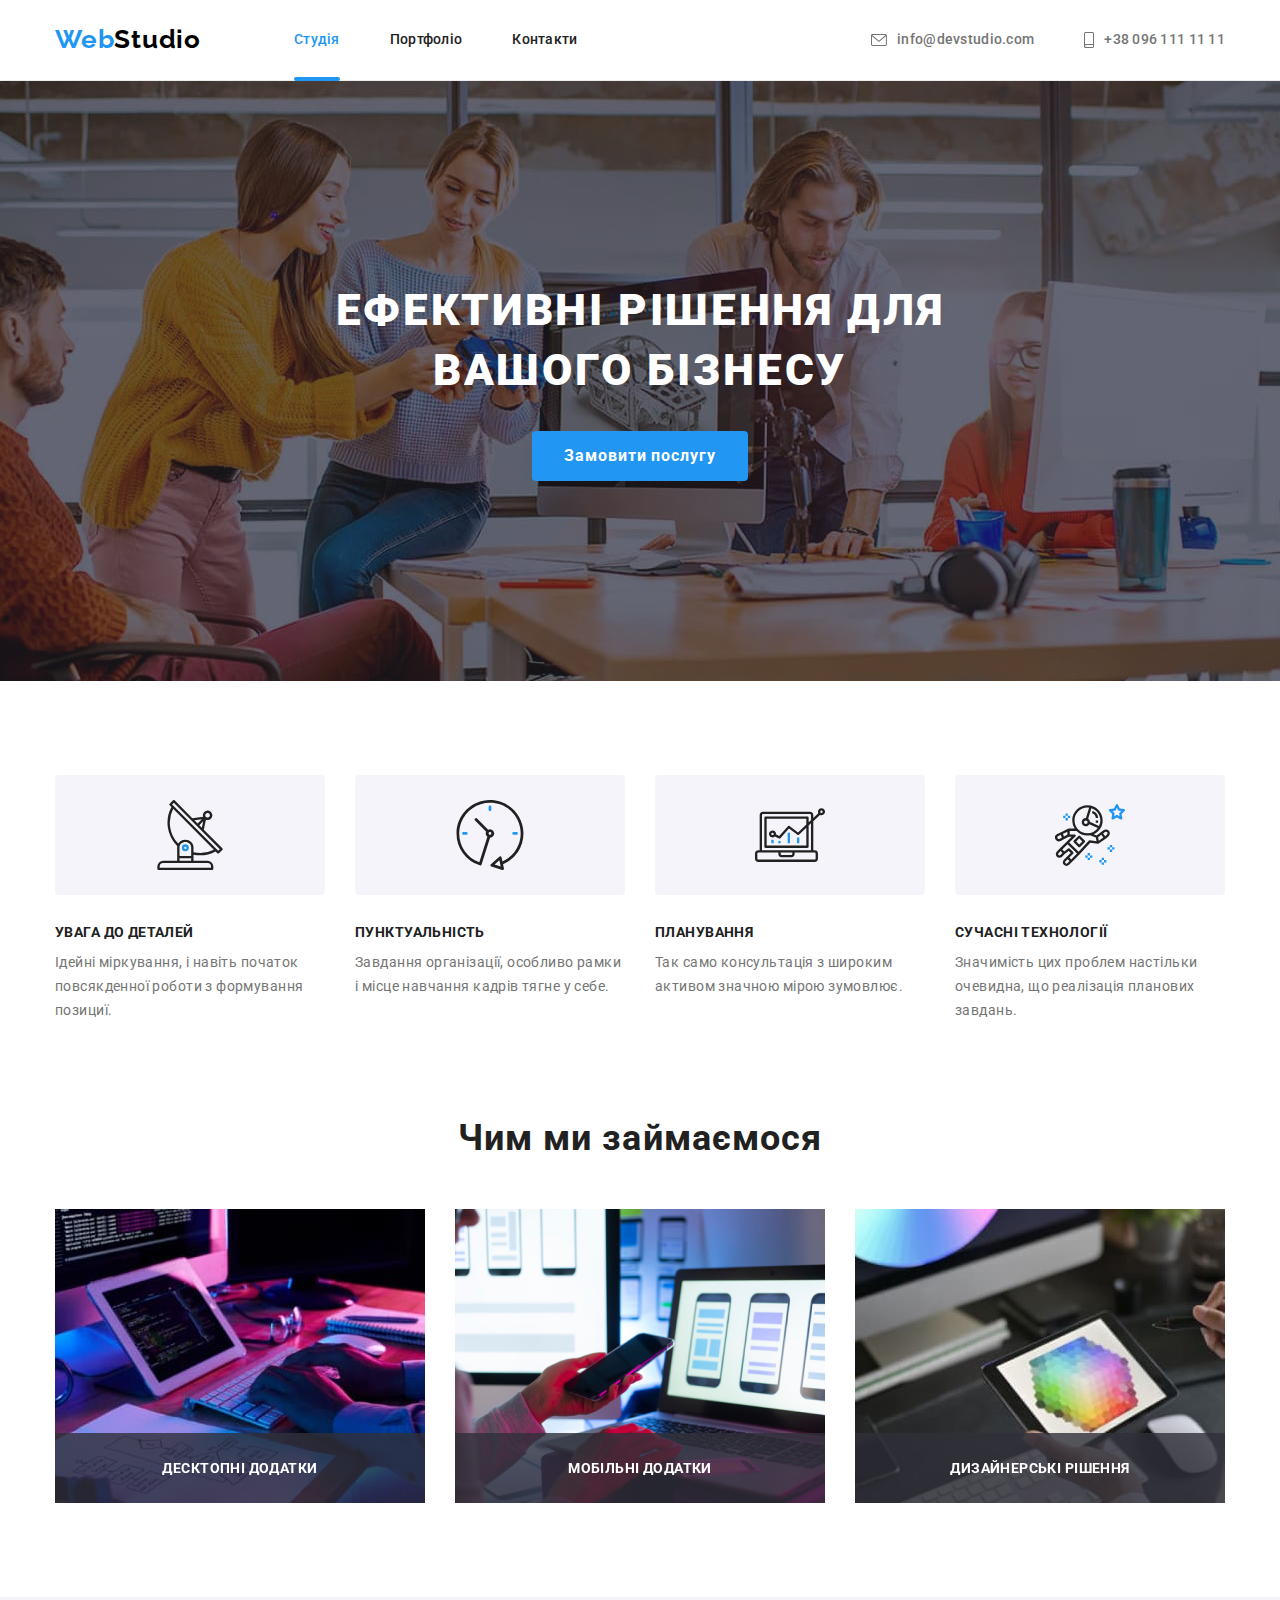
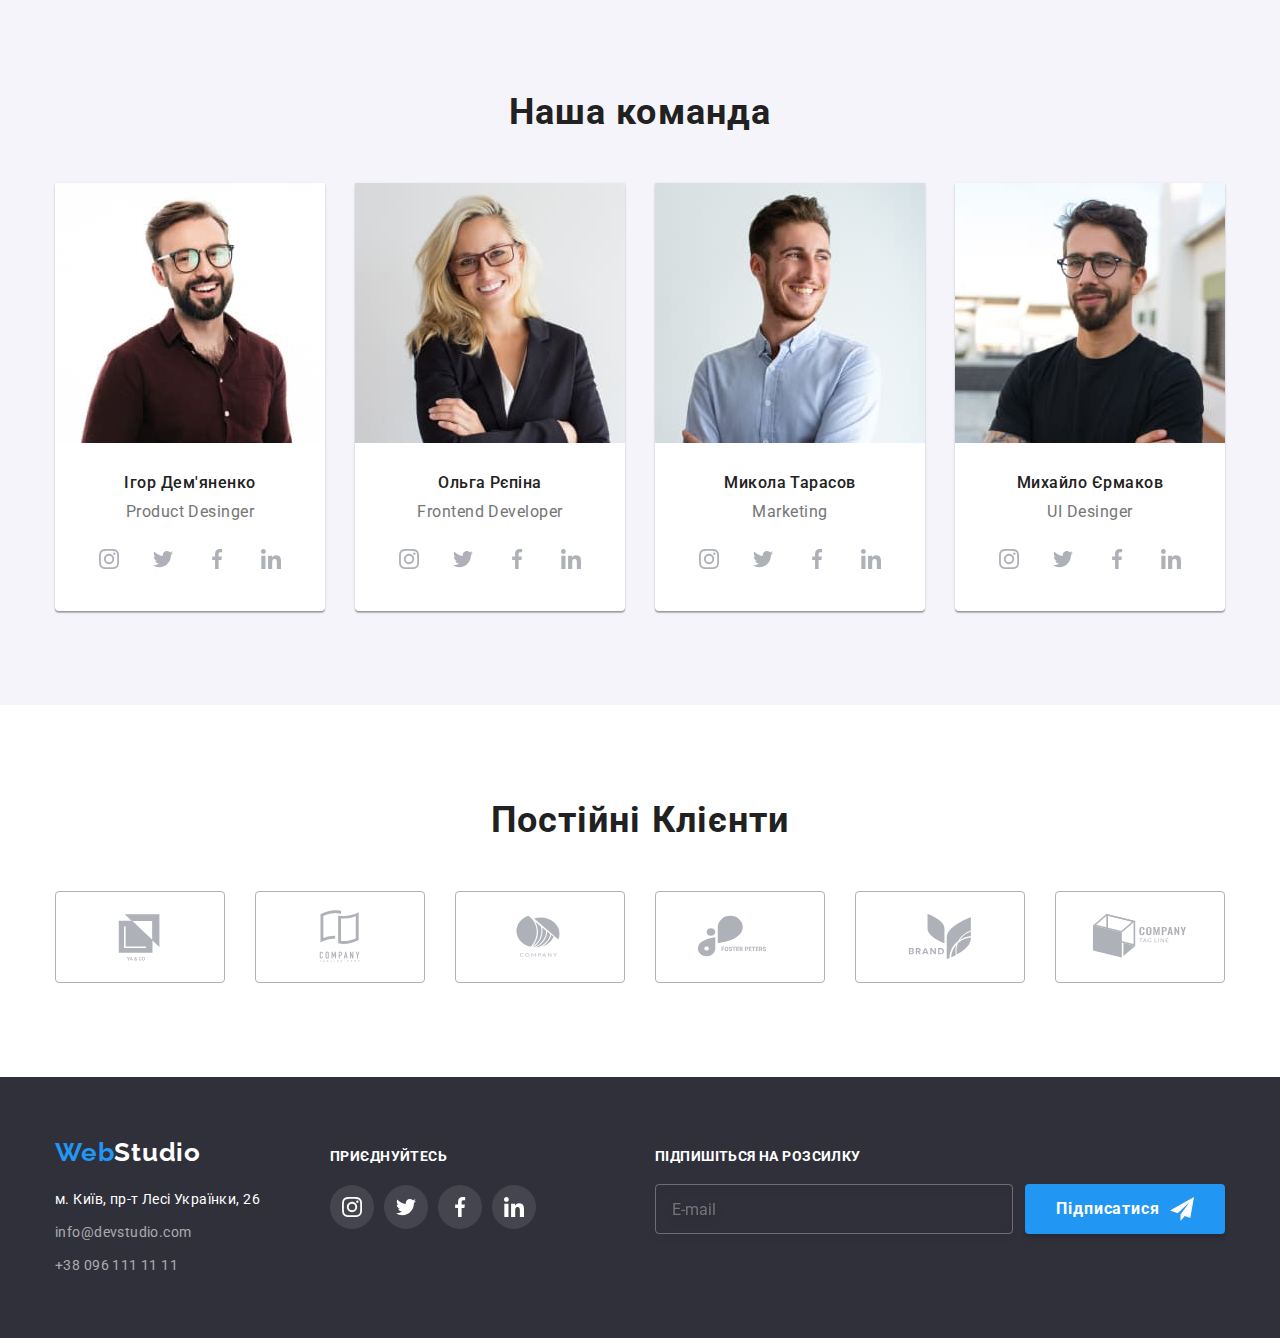
<file: index.html>
<!DOCTYPE html>
<html lang="uk">
  <head>
    <meta charset="UTF-8" />
    <meta http-equiv="X-UA-Compatible" content="IE=edge" />
    <meta name="viewport" content="width=device-width, initial-scale=1.0" />
    <title>Студія</title>
    <link rel="preconnect" href="https://fonts.googleapis.com" />
    <link rel="preconnect" href="https://fonts.gstatic.com" crossorigin />
    <link
      href="https://fonts.googleapis.com/css2?family=Raleway:wght@700&family=Roboto:wght@400;500;700;900&display=swap"
      rel="stylesheet"
    />
    <link
      rel="stylesheet"
      href="https://cdnjs.cloudflare.com/ajax/libs/modern-normalize/1.1.0/modern-normalize.min.css"
    />
    <link rel="stylesheet" href="./css/styles.css" />
  </head>
  <body>
    <!-- head of site -->
    <header class="site-header">
      <div class="container div-nav">
        <nav class="nav">
          <a href="./index.html" class="site-logo"
            ><span class="logo">Web</span>Studio</a
          >
          <ul class="menu-nav list">
            <li class="nav-item">
              <a href="./index.html" class="head-text current">Студія</a>
            </li>
            <li class="nav-item">
              <a href="./portfolio.html" class="head-text">Портфоліо</a>
            </li>
            <li class="nav-item">
              <a href="" class="head-text">Контакти</a>
            </li>
          </ul>
        </nav>
        <ul class="nav-contact list">
          <li class="mail-tel">
            <a href="mailto:info@devstudio.com" class="mail-tel">
              <svg width="16" height="12" class="contact-icons">
                <use
                  class="envelope"
                  href="./images/goit-svg.svg#icon-envelope"
                ></use></svg
              >info@devstudio.com</a
            >
          </li>
          <li class="tel-mail tel">
            <a href="tel:+380961111111" class="tel-mail">
              <svg width="10" height="16" class="contact-icons">
                <use
                  class="smartphone"
                  href="./images/goit-svg.svg#icon-smartphone"
                ></use></svg
              >+38 096 111 11 11</a
            >
          </li>
        </ul>
      </div>
    </header>
    <!-- main content -->
    <main>
      <!-- hero -->
      <section class="hero-section overlay">
        <div class="container hb">
          <h1 class="hero-title">
            ЕФЕКТИВНІ РІШЕННЯ ДЛЯ <br />
            ВАШОГО БІЗНЕСУ
          </h1>
          <button type="button" class="hero-button" data-modal-open>
            Замовити послугу
          </button>
          <div class="backdrop is-hidden" data-modal>
            <div class="modal">
              <button class="close-button" data-modal-close>
                <svg class="close-btn" width="18px" height="18px">
                  <use
                    class="close-icon"
                    href="./images/goit-svg.svg#icon-X"
                  ></use>
                </svg>
              </button>
              <form class="register-form" autocomplete="off">
                <strong class="strong-form"
                  >Залиште свої дані, ми вам передзвонимо</strong
                >
                <div class="register-div" role="group">
                  <label class="register-label">
                    <span class="register-text"> Ім'я </span>
                    <div class="div-input">
                      <input
                        type="text"
                        name="username"
                        class="register-input"
                        required
                      />
                      <svg class="icon-modal">
                        <use href="./images/goit-svg.svg#icon-name"></use>
                      </svg>
                    </div>
                  </label>
                  <label class="register-label">
                    <span class="register-text"> Телефон </span>
                    <div class="div-input">
                      <input
                        type="tel"
                        name="tel"
                        class="register-input"
                        required
                      />
                      <svg class="icon-modal">
                        <use href="./images/goit-svg.svg#icon-phone"></use>
                      </svg>
                    </div>
                  </label>
                  <label class="register-label">
                    <span class="register-text"> Пошта </span>
                    <div class="div-input">
                      <input
                        type="email"
                        name="mail"
                        class="register-input"
                        required
                      />
                      <svg class="icon-modal">
                        <use href="./images/goit-svg.svg#icon-mail"></use>
                      </svg>
                    </div>
                  </label>
                  <label class="register-label">
                    <span class="register-text"> Коментар </span>
                    <textarea
                      name="comment"
                      rows="5"
                      class="register-area"
                      placeholder="Введіть текст"
                    ></textarea>
                  </label>
                </div>
                <label class="checkbox-label">
                  <input
                    type="checkbox"
                    name="policy"
                    value="accept-policy"
                    class="checkbox-input"
                  />
                  <span class="checkbox-icon">
                    <svg width="16px" height="15px" class="icon-check">
                      <use href="./images/goit-svg.svg#icon-check2"></use>
                    </svg>
                  </span>
                  <span class="check-span">
                    Погоджуюся з розсилкою та приймаю
                    <a href="" class="checkbox-link">Умови договору</a>
                  </span>
                </label>
                <button type="submit" class="register-btn">Відправити</button>
              </form>
            </div>
          </div>
        </div>
      </section>
      <!-- our preority -->
      <section class="section">
        <div class="container">
          <h2 class="preority title visually-hidden">Наші переваги</h2>
          <ul class="list preority-ul">
            <li class="preority-li">
              <div class="icons">
                <svg class="preority-icons">
                  <use
                    width="70px"
                    height="70px"
                    href="./images/goit-svg.svg#icon-antenna"
                  ></use>
                </svg>
              </div>
              <h3 class="preority-title">УВАГА ДО ДЕТАЛЕЙ</h3>
              <p class="preority-text">
                Ідейні міркування, і навіть початок повсякденної роботи з
                формування позициї.
              </p>
            </li>
            <li class="preority-li">
              <div class="icons">
                <svg class="preority-icons">
                  <use
                    width="70px"
                    height="70px"
                    href="./images/goit-svg.svg#icon-clock"
                  ></use>
                </svg>
              </div>
              <h3 class="preority-title">ПУНКТУАЛЬНІСТЬ</h3>
              <p class="preority-text">
                Завдання організації, особливо рамки і місце навчання кадрів
                тягне у себе.
              </p>
            </li>
            <li class="preority-li">
              <div class="icons">
                <svg class="preority-icons">
                  <use
                    width="70px"
                    height="70px"
                    href="./images/goit-svg.svg#icon-diagram"
                  ></use>
                </svg>
              </div>
              <h3 class="preority-title">ПЛАНУВАННЯ</h3>
              <p class="preority-text">
                Так само консультація з широким активом значною мірою зумовлює.
              </p>
            </li>
            <li class="preority-li">
              <div class="icons">
                <svg class="preority-icons">
                  <use
                    width="70px"
                    height="70px"
                    href="./images/goit-svg.svg#icon-astronaut"
                  ></use>
                </svg>
              </div>
              <h3 class="preority-title">СУЧАСНІ ТЕХНОЛОГІЇ</h3>
              <p class="preority-text">
                Значимість цих проблем настільки очевидна, що реалізація
                планових завдань.
              </p>
            </li>
          </ul>
        </div>
      </section>

      <!-- our work -->
      <section class="work section">
        <div class="container">
          <h2 class="title work-title">Чим ми займаємося</h2>
          <ul class="list work-ul">
            <li class="work-li">
              <div class="work-div">
                <img
                  class="work-img"
                  src="./images/pic1.jpg"
                  alt="праця за компютером"
                  width="370"
                />
                <div class="text-div">
                  <h3 class="work-text">ДЕСКТОПНІ ДОДАТКИ</h3>
                </div>
              </div>
            </li>
            <li class="work-li">
              <div class="work-div">
                <img
                  class="work-img"
                  src="./images/pic2.jpg"
                  alt="праця за ноутбуком"
                  width="370"
                />
                <div class="text-div">
                  <h3 class="work-text">МОБІЛЬНІ ДОДАТКИ</h3>
                </div>
              </div>
            </li>
            <li class="work-li">
              <div class="work-div">
                <img
                  class="work-img"
                  src="./images/pic3.jpg"
                  alt="праця на планшеті"
                  width="370"
                />
                <div class="text-div">
                  <h3 class="work-text">Дизайнерські рішення</h3>
                </div>
              </div>
            </li>
          </ul>
        </div>
      </section>
      <!-- our team -->
      <section class="section our-team">
        <div class="container">
          <h2 class="title team-name">Наша команда</h2>
          <ul class="list team-ul">
            <li class="team-li">
              <img src="./images/team1.jpg" alt="Тиммейт1" width="270" />
              <div class="team">
                <h3 class="team-title">Ігор Дем'яненко</h3>
                <p lang="en" class="team-text">Product Desinger</p>
                <ul class="list">
                  <li class="social-list">
                    <a href="" class="social-links">
                      <svg width="20px" height="20px">
                        <use
                          class="social-icon"
                          href="./images/goit-svg.svg#icon-instagram"
                        ></use>
                      </svg>
                    </a>
                  </li>
                  <li class="social-list">
                    <a href="" class="social-links">
                      <svg width="20px" height="20px">
                        <use
                          class="social-icon"
                          href="./images/goit-svg.svg#icon-twitter"
                        ></use>
                      </svg>
                    </a>
                  </li>
                  <li class="social-list">
                    <a href="" class="social-links">
                      <svg width="20px" height="20px">
                        <use
                          class="social-icon"
                          href="./images/goit-svg.svg#icon-facebook"
                        ></use>
                      </svg>
                    </a>
                  </li>
                  <li class="social-list">
                    <a href="" class="social-links">
                      <svg width="20px" height="20px">
                        <use
                          class="social-icon"
                          href="./images/goit-svg.svg#icon-linkedin"
                        ></use>
                      </svg>
                    </a>
                  </li>
                </ul>
              </div>
            </li>
            <li class="team-li">
              <img src="./images/team2.jpg" alt="тиммейт2" width="270" />
              <div class="team">
                <h3 class="team-title">Ольга Рєпіна</h3>
                <p lang="en" class="team-text">Frontend Developer</p>
                <ul class="list">
                  <li class="social-list">
                    <a href="" class="social-links">
                      <svg width="20px" height="20px">
                        <use
                          class="social-icon"
                          href="./images/goit-svg.svg#icon-instagram"
                        ></use>
                      </svg>
                    </a>
                  </li>
                  <li class="social-list">
                    <a href="" class="social-links">
                      <svg width="20px" height="20px">
                        <use
                          class="social-icon"
                          href="./images/goit-svg.svg#icon-twitter"
                        ></use>
                      </svg>
                    </a>
                  </li>
                  <li class="social-list">
                    <a href="" class="social-links">
                      <svg width="20px" height="20px">
                        <use
                          class="social-icon"
                          href="./images/goit-svg.svg#icon-facebook"
                        ></use>
                      </svg>
                    </a>
                  </li>
                  <li class="social-list">
                    <a href="" class="social-links">
                      <svg width="20px" height="20px">
                        <use
                          class="social-icon"
                          href="./images/goit-svg.svg#icon-linkedin"
                        ></use>
                      </svg>
                    </a>
                  </li>
                </ul>
              </div>
            </li>
            <li class="team-li">
              <img src="./images/team3.jpg" alt="тиммейт3" width="270" />
              <div class="team">
                <h3 class="team-title">Микола Тарасов</h3>
                <p lang="en" class="team-text">Marketing</p>
                <ul class="list">
                  <li class="social-list">
                    <a href="" class="social-links">
                      <svg width="20px" height="20px">
                        <use
                          class="social-icon"
                          href="./images/goit-svg.svg#icon-instagram"
                        ></use>
                      </svg>
                    </a>
                  </li>
                  <li class="social-list">
                    <a href="" class="social-links">
                      <svg width="20px" height="20px">
                        <use
                          class="social-icon"
                          href="./images/goit-svg.svg#icon-twitter"
                        ></use>
                      </svg>
                    </a>
                  </li>
                  <li class="social-list">
                    <a href="" class="social-links">
                      <svg width="20px" height="20px">
                        <use
                          class="social-icon"
                          href="./images/goit-svg.svg#icon-facebook"
                        ></use>
                      </svg>
                    </a>
                  </li>
                  <li class="social-list">
                    <a href="" class="social-links">
                      <svg width="20px" height="20px">
                        <use
                          class="social-icon"
                          href="./images/goit-svg.svg#icon-linkedin"
                        ></use>
                      </svg>
                    </a>
                  </li>
                </ul>
              </div>
            </li>
            <li class="team-li">
              <img src="./images/team4.jpg" alt="тиммейт4" width="270" />
              <div class="team">
                <h3 class="team-title">Михайло Єрмаков</h3>
                <p lang="en" class="team-text">UI Desinger</p>
                <ul class="list">
                  <li class="social-list">
                    <a href="" class="social-links">
                      <svg width="20px" height="20px">
                        <use
                          class="social-icon"
                          href="./images/goit-svg.svg#icon-instagram"
                        ></use>
                      </svg>
                    </a>
                  </li>
                  <li class="social-list">
                    <a href="" class="social-links">
                      <svg width="20px" height="20px">
                        <use
                          class="social-icon"
                          href="./images/goit-svg.svg#icon-twitter"
                        ></use>
                      </svg>
                    </a>
                  </li>
                  <li class="social-list">
                    <a href="" class="social-links">
                      <svg width="20px" height="20px">
                        <use
                          class="social-icon"
                          href="./images/goit-svg.svg#icon-facebook"
                        ></use>
                      </svg>
                    </a>
                  </li>
                  <li class="social-list">
                    <a href="" class="social-links">
                      <svg width="20px" height="20px">
                        <use
                          class="social-icon"
                          href="./images/goit-svg.svg#icon-linkedin"
                        ></use>
                      </svg>
                    </a>
                  </li>
                </ul>
              </div>
            </li>
          </ul>
        </div>
      </section>
      <!-- clients -->
      <section class="section">
        <div class="container clients">
          <h2 class="clients-title title">Постійні Клієнти</h2>
          <ul clients-ul list>
            <li class="clients-list">
              <a class="clients-links" href="">
                <svg class="clients-icons" width="106px" height="60px">
                  <use
                    class="icon"
                    href="./images/goit-svg.svg#icon-logo"
                  ></use>
                </svg>
              </a>
            </li>
            <li class="clients-list">
              <a class="clients-links" href="">
                <svg class="clients-icons" width="106px" height="60px">
                  <use
                    class="icon"
                    href="./images/goit-svg.svg#icon-logo2"
                  ></use>
                </svg>
              </a>
            </li>
            <li class="clients-list">
              <a class="clients-links" href="">
                <svg class="clients-icons" width="106px" height="60px">
                  <use
                    class="icon"
                    href="./images/goit-svg.svg#icon-logo3"
                  ></use>
                </svg>
              </a>
            </li>
            <li class="clients-list">
              <a class="clients-links" href="" width="170px">
                <svg class="clients-icons" width="106px" height="60px">
                  <use
                    class="icon"
                    href="./images/goit-svg.svg#icon-logo4"
                  ></use>
                </svg>
              </a>
            </li>
            <li class="clients-list">
              <a class="clients-links" href="">
                <svg class="clients-icons" width="106px" height="60px">
                  <use
                    class="icon"
                    href="./images/goit-svg.svg#icon-logo5"
                  ></use>
                </svg>
              </a>
            </li>
            <li class="clients-list">
              <a class="clients-links" href="">
                <svg class="clients-icons" width="106px" height="60px">
                  <use
                    class="icon"
                    href="./images/goit-svg.svg#icon-logo6"
                  ></use>
                </svg>
              </a>
            </li>
          </ul>
        </div>
      </section>
    </main>
    <!-- Footer of site -->
    <footer class="site-footer">
      <div class="container footer-div">
        <div class="footer-cont">
          <a href="./index.html" class="site-logo"
            ><span class="logo">Web</span
            ><span class="foot-logo">Studio</span></a
          >
          <address class="footer-nav">
            <ul class="list footer-ul">
              <li class="footer-li">
                <span class="footer-address"
                  >м. Київ, пр-т Лесі Українки, 26</span
                >
              </li>
              <li class="footer-li">
                <a href="mailto:info@devstudio.com" class="footer-mail"
                  >info@devstudio.com</a
                >
              </li>
              <li class="footer-li">
                <a href="tel:+380961111111" class="footer-tel"
                  >+38 096 111 11 11</a
                >
              </li>
            </ul>
          </address>
        </div>
        <div class="footer-social">
          <span class="join">Приєднуйтесь</span>
          <ul>
            <li class="social-list">
              <a href="" class="footer-links">
                <svg width="20px" height="20px">
                  <use
                    class="footer-icons"
                    href="./images/goit-svg.svg#icon-instagram"
                  ></use>
                </svg>
              </a>
            </li>
            <li class="social-list">
              <a href="" class="footer-links">
                <svg width="20px" height="20px">
                  <use
                    class="footer-icons"
                    href="./images/goit-svg.svg#icon-twitter"
                  ></use>
                </svg>
              </a>
            </li>
            <li class="social-list">
              <a href="" class="footer-links">
                <svg width="20px" height="20px">
                  <use
                    class="footer-icons"
                    href="./images/goit-svg.svg#icon-facebook"
                  ></use>
                </svg>
              </a>
            </li>
            <li class="social-list">
              <a href="" class="footer-links">
                <svg width="20px" height="20px">
                  <use
                    class="footer-icons"
                    href="./images/goit-svg.svg#icon-linkedin"
                  ></use>
                </svg>
              </a>
            </li>
          </ul>
        </div>
        <form class="footer-form">
          <label for="submail" class="foot-label"
            >Підпишіться на розсилку</label
          >
          <div class="footer-subscribe">
            <input
              type="text"
              name="email"
              placeholder="E-mail"
              class="footer-input"
              #="submail"
            />
            <button type="submit" class="subscribe-btn">
              Підписатися
              <svg width="24px" height="24px" class="send">
                <use href="./images/goit-svg.svg#icon-send"></use>
              </svg>
            </button>
          </div>
        </form>
      </div>
    </footer>
    <script src="./js/modal.js"></script>
  </body>
</html>
</file>
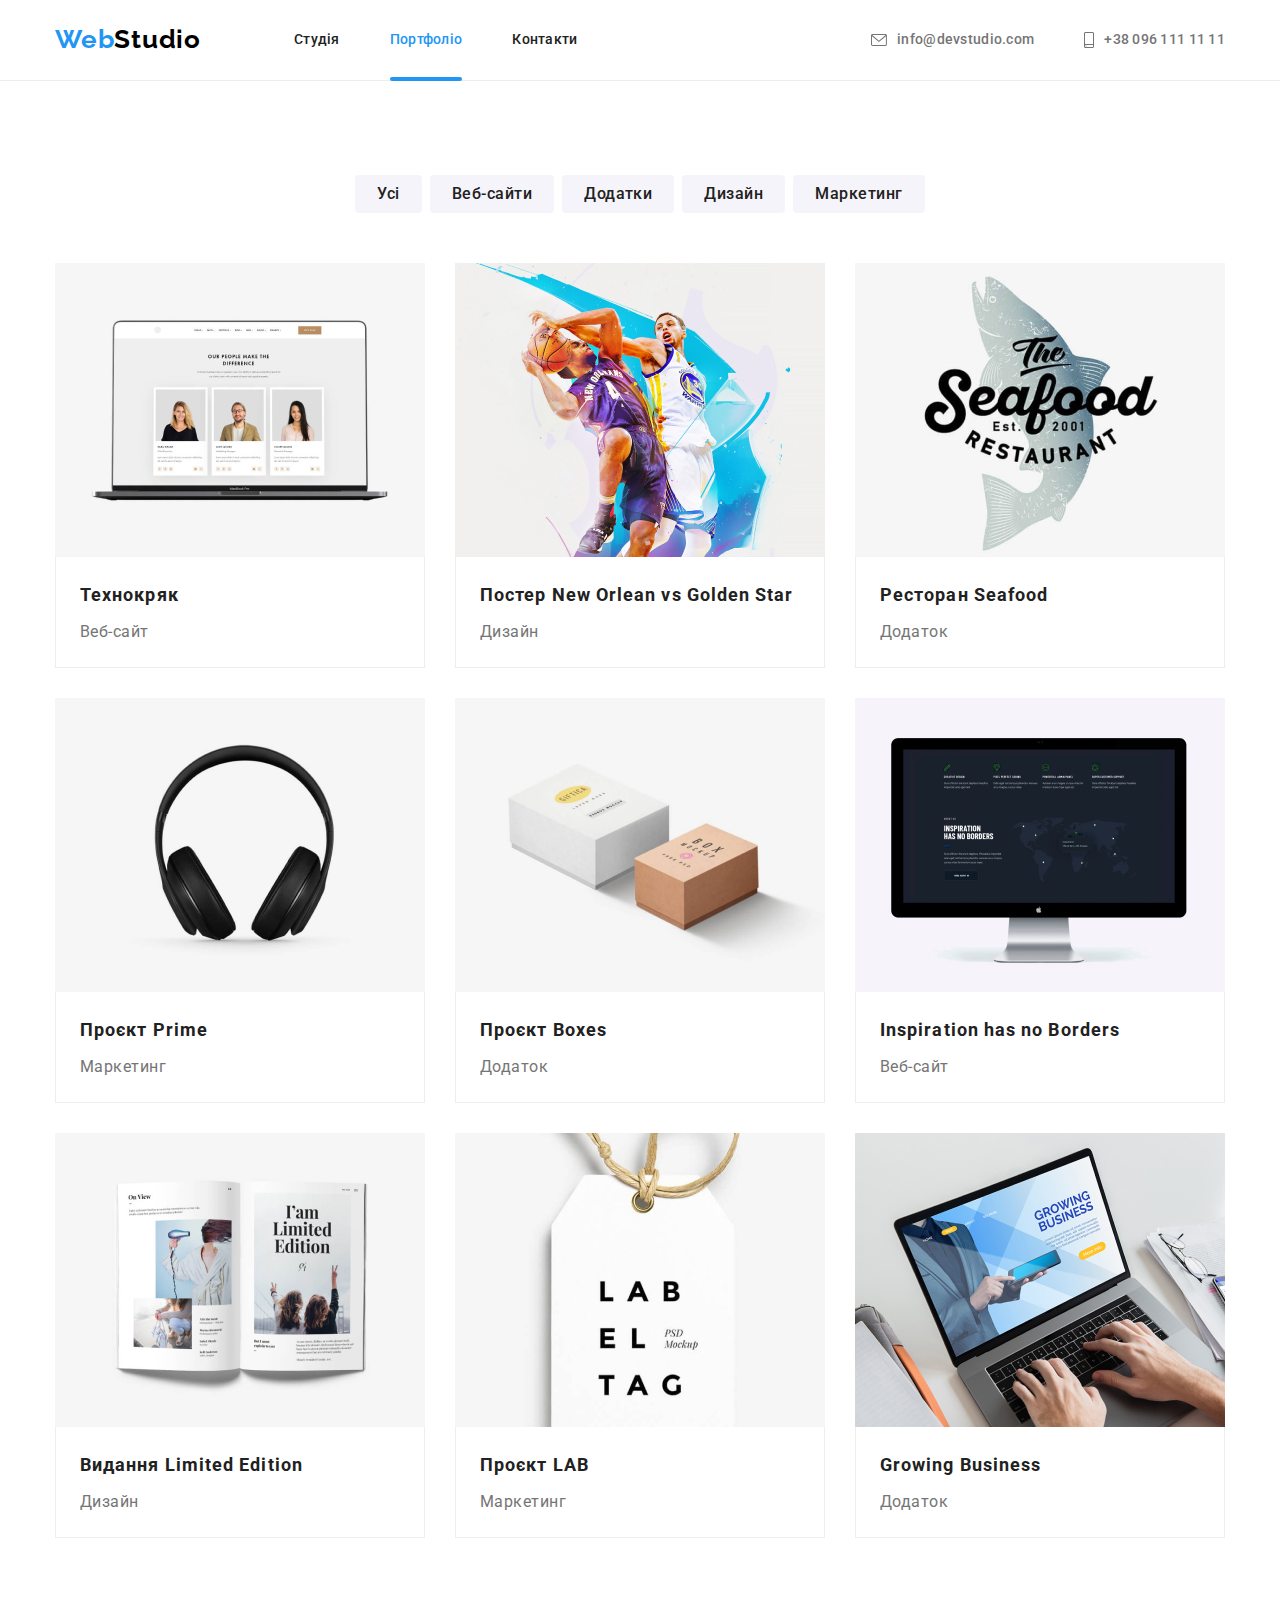
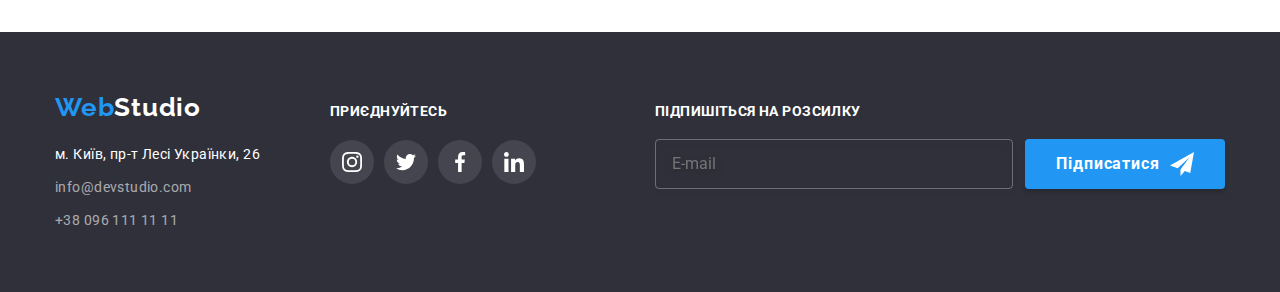
<file: portfolio.html>
<!DOCTYPE html>
<html lang="uk">
  <head>
    <meta charset="UTF-8" />
    <meta http-equiv="X-UA-Compatible" content="IE=edge" />
    <meta name="viewport" content="width=device-width, initial-scale=1.0" />
    <title>Студія</title>
    <link rel="preconnect" href="https://fonts.googleapis.com" />
    <link rel="preconnect" href="https://fonts.gstatic.com" crossorigin />
    <link
      href="https://fonts.googleapis.com/css2?family=Raleway:wght@700&family=Roboto:wght@400;500;700;900&display=swap"
      rel="stylesheet"
    />
    <link
      rel="stylesheet"
      href="https://cdnjs.cloudflare.com/ajax/libs/modern-normalize/1.1.0/modern-normalize.min.css"
    />
    <link rel="stylesheet" href="./css/styles.css" />
  </head>
  <body>
    <header class="site-header">
      <div class="container div-nav">
        <nav class="nav">
          <a href="./index.html" class="site-logo"
            ><span class="logo">Web</span>Studio</a
          >
          <ul class="menu-nav list">
            <li class="nav-item">
              <a href="./index.html" class="head-text">Студія</a>
            </li>
            <li class="nav-item">
              <a href="./portfolio.html" class="head-text current">Портфоліо</a>
            </li>
            <li class="nav-item">
              <a href="" class="head-text">Контакти</a>
            </li>
          </ul>
        </nav>
        <ul class="nav-contact list">
          <li class="mail-tel">
            <a href="mailto:info@devstudio.com" class="mail-tel">
              <svg width="16" height="12" class="contact-icons">
                <use
                  class="envelope"
                  href="./images/goit-svg.svg#icon-envelope"
                ></use></svg
              >info@devstudio.com</a
            >
          </li>
          <li class="tel-mail tel">
            <a href="tel:+380961111111" class="tel-mail">
              <svg width="10" height="16" class="contact-icons">
                <use
                  class="smartphone"
                  href="./images/goit-svg.svg#icon-smartphone"
                ></use></svg
              >+38 096 111 11 11</a
            >
          </li>
        </ul>
      </div>
    </header>

    <main>
      <section class="section">
        <div class="container">
          <h1 class="visually-hidden">Вітрина"</h1>
          <div class="filters">
            <ul class="list bottom-list">
              <li>
                <button type="button" class="button filters-btn">Усі</button>
              </li>
              <li>
                <button type="button" class="button filters-btn">
                  Веб-сайти
                </button>
              </li>
              <li>
                <button type="button" class="button filters-btn">
                  Додатки
                </button>
              </li>
              <li>
                <button type="button" class="button filters-btn">Дизайн</button>
              </li>
              <li>
                <button type="button" class="button filters-btn">
                  Маркетинг
                </button>
              </li>
            </ul>
          </div>
          <div class="showcase-div">
            <ul class="list scase">
              <li class="li-scase">
                <a href="" class="scase-link">
                  <div class="img-div">
                    <img
                      class="scase-img"
                      src="./images/portfolio/showcase.jpg"
                      alt="сайт Технокряк"
                      width="370"
                    />
                    <div class="case-div">
                      <p class="case-p">
                        Ресурс пропонує комплексні пропозиції з різним рівнем
                        функціоналу та сервісів. Все це дозволить відвідувачу
                        отримати вичерпні відомості про компанію чи приватну
                        особу.
                      </p>
                    </div>
                  </div>

                  <div class="sc-pad">
                    <h2 class="scase-title">Технокряк</h2>
                    <p class="scase-text">Веб-сайт</p>
                  </div>
                </a>
              </li>
              <li class="li-scase">
                <a href="" class="scase-link">
                  <div class="img-div">
                    <img
                      class="scase-img"
                      src="./images/portfolio/showcase2.jpg"
                      alt="Баскетбольний постер"
                      width="370"
                    />
                    <div class="case-div">
                      <p class="case-p">
                        Ресурс пропонує комплексні пропозиції з різним рівнем
                        функціоналу та сервісів. Все це дозволить відвідувачу
                        отримати вичерпні відомості про компанію чи приватну
                        особу.
                      </p>
                    </div>
                  </div>
                  <div class="sc-pad">
                    <h2 class="scase-title">
                      Постер New Orlean vs Golden Star
                    </h2>
                    <p class="scase-text">Дизайн</p>
                  </div>
                </a>
              </li>
              <li class="li-scase">
                <a href="" class="scase-link">
                  <div class="img-div">
                    <img
                      class="scase-img"
                      src="./images/portfolio/showcase3.jpg"
                      alt="Додаток ресторану"
                      width="370"
                    />
                    <div class="case-div">
                      <p class="case-p">
                        Ресурс пропонує комплексні пропозиції з різним рівнем
                        функціоналу та сервісів. Все це дозволить відвідувачу
                        отримати вичерпні відомості про компанію чи приватну
                        особу.
                      </p>
                    </div>
                  </div>
                  <div class="sc-pad">
                    <h2 class="scase-title">Ресторан Seafood</h2>
                    <p class="scase-text">Додаток</p>
                  </div>
                </a>
              </li>
              <li class="li-scase">
                <a href="" class="scase-link">
                  <div class="img-div">
                    <img
                      class="scase-img"
                      src="./images/portfolio/showcase4.jpg"
                      alt="фото навушників"
                      width="370"
                    />
                    <div class="case-div">
                      <p class="case-p">
                        Ресурс пропонує комплексні пропозиції з різним рівнем
                        функціоналу та сервісів. Все це дозволить відвідувачу
                        отримати вичерпні відомості про компанію чи приватну
                        особу.
                      </p>
                    </div>
                  </div>
                  <div class="sc-pad">
                    <h2 class="scase-title">Проєкт Prime</h2>
                    <p class="scase-text">Маркетинг</p>
                  </div>
                </a>
              </li>
              <li class="li-scase">
                <a href="" class="scase-link">
                  <div class="img-div">
                    <img
                      class="scase-img"
                      src="./images/portfolio/showcase5.jpg"
                      alt="Додаток Коробок"
                      width="370"
                    />
                    <div class="case-div">
                      <p class="case-p">
                        Ресурс пропонує комплексні пропозиції з різним рівнем
                        функціоналу та сервісів. Все це дозволить відвідувачу
                        отримати вичерпні відомості про компанію чи приватну
                        особу.
                      </p>
                    </div>
                  </div>
                  <div class="sc-pad">
                    <h2 class="scase-title">Проєкт Boxes</h2>
                    <p class="scase-text">Додаток</p>
                  </div>
                </a>
              </li>
              <li class="li-scase">
                <a href="" class="scase-link">
                  <div class="img-div">
                    <img
                      class="scase-img"
                      src="./images/portfolio/showcase6.jpg"
                      alt="Сайт натхнення"
                      width="370"
                    />
                    <div class="case-div">
                      <p class="case-p">
                        Ресурс пропонує комплексні пропозиції з різним рівнем
                        функціоналу та сервісів. Все це дозволить відвідувачу
                        отримати вичерпні відомості про компанію чи приватну
                        особу.
                      </p>
                    </div>
                  </div>
                  <div class="sc-pad">
                    <h2 lang="en" class="scase-title">
                      Inspiration has no Borders
                    </h2>
                    <p class="scase-text">Веб-сайт</p>
                  </div>
                </a>
              </li>
              <li class="li-scase">
                <a href="" class="scase-link">
                  <div class="img-div">
                    <img
                      class="scase-img"
                      src="./images/portfolio/showcase7.jpg"
                      alt="Дизайн видання"
                      width="370"
                    />
                    <div class="case-div">
                      <p class="case-p">
                        Ресурс пропонує комплексні пропозиції з різним рівнем
                        функціоналу та сервісів. Все це дозволить відвідувачу
                        отримати вичерпні відомості про компанію чи приватну
                        особу.
                      </p>
                    </div>
                  </div>
                  <div class="sc-pad">
                    <h2 class="scase-title">Видання Limited Edition</h2>
                    <p class="scase-text">Дизайн</p>
                  </div>
                </a>
              </li>
              <li class="li-scase">
                <a href="" class="scase-link">
                  <div class="img-div">
                    <img
                      class="scase-img"
                      src="./images/portfolio/showcase8.jpg"
                      alt="Фото проекта"
                      width="370"
                    />
                    <div class="case-div">
                      <p class="case-p">
                        Ресурс пропонує комплексні пропозиції з різним рівнем
                        функціоналу та сервісів. Все це дозволить відвідувачу
                        отримати вичерпні відомості про компанію чи приватну
                        особу.
                      </p>
                    </div>
                  </div>
                  <div class="sc-pad">
                    <h2 class="scase-title">Проєкт LAB</h2>
                    <p class="scase-text">Маркетинг</p>
                  </div>
                </a>
              </li>
              <li class="li-scase">
                <a href="" class="scase-link">
                  <div class="img-div">
                    <img
                      class="scase-img"
                      src="./images/portfolio/showcase9.jpg"
                      alt="фото додадтка"
                      width="370"
                    />
                    <div class="case-div">
                      <p class="case-p">
                        Ресурс пропонує комплексні пропозиції з різним рівнем
                        функціоналу та сервісів. Все це дозволить відвідувачу
                        отримати вичерпні відомості про компанію чи приватну
                        особу.
                      </p>
                    </div>
                  </div>
                  <div class="sc-pad">
                    <h2 lang="en" class="scase-title">Growing Business</h2>
                    <p class="scase-text">Додаток</p>
                  </div>
                </a>
              </li>
            </ul>
          </div>
        </div>
      </section>
    </main>
    <footer class="site-footer">
      <div class="container footer-div">
        <div class="footer-cont">
          <a href="./index.html" class="site-logo"
            ><span class="logo">Web</span
            ><span class="foot-logo">Studio</span></a
          >
          <address class="footer-nav">
            <ul class="list footer-ul">
              <li class="footer-li">
                <span class="footer-address"
                  >м. Київ, пр-т Лесі Українки, 26</span
                >
              </li>
              <li class="footer-li">
                <a href="mailto:info@devstudio.com" class="footer-mail"
                  >info@devstudio.com</a
                >
              </li>
              <li class="footer-li">
                <a href="tel:+380961111111" class="footer-tel"
                  >+38 096 111 11 11</a
                >
              </li>
            </ul>
          </address>
        </div>
        <div class="footer-social">
          <span class="join">Приєднуйтесь</span>
          <ul>
            <li class="social-list">
              <a href="" class="footer-links">
                <svg width="20px" height="20px">
                  <use
                    class="footer-icons"
                    href="./images/goit-svg.svg#icon-instagram"
                  ></use>
                </svg>
              </a>
            </li>
            <li class="social-list">
              <a href="" class="footer-links">
                <svg width="20px" height="20px">
                  <use
                    class="footer-icons"
                    href="./images/goit-svg.svg#icon-twitter"
                  ></use>
                </svg>
              </a>
            </li>
            <li class="social-list">
              <a href="" class="footer-links">
                <svg width="20px" height="20px">
                  <use
                    class="footer-icons"
                    href="./images/goit-svg.svg#icon-facebook"
                  ></use>
                </svg>
              </a>
            </li>
            <li class="social-list">
              <a href="" class="footer-links">
                <svg width="20px" height="20px">
                  <use
                    class="footer-icons"
                    href="./images/goit-svg.svg#icon-linkedin"
                  ></use>
                </svg>
              </a>
            </li>
          </ul>
        </div>
        <form class="footer-form">
          <label for="submail" class="foot-label">Підпишіться на розсилку</label>
          <div class="footer-subscribe">
            <input
              type="text"
              name="email"
              placeholder="E-mail"
              class="footer-input"
              #="submail"
            />
            <button type="submit" class="subscribe-btn">
              Підписатися
              <svg width="24px" height="24px" class="send">
                <use href="./images/goit-svg.svg#icon-send"></use>
              </svg>
            </button>
          </div>
        </form>
      </div>
    </footer>
  </body>
</html>
</file>
<file: css/styles.css>
/* Цветовая палира макета 
главный цвет #212121 
цвет ховера и лого #2196F3
второй цвет лого #000000
цвет текста #757575
white color #FFFFFF
цвет контактов rgba(255, 255, 255, 0.6)
цвет бг #2F303A
тени rgba(0, 0, 0, 0.25)
бг сайта #F5F5F5
*/

/* https: //cdnjs.cloudflare.com/ajax/libs/modern-normalize/1.0.0/modern-normalize.min.css
нормализация сьтилей. */

/* 
html {
    box-sizing: border-box;   
} 

*,
*::before,
*::after {
    box-sizing: inherit;
}
*/

img {
    display: block;
    max-width: 100%;
}

:root {
    --primary-text-color: #212121;
    --text-color: #757575;
    --accent-color: #2196F3;
    --logo-color: #000000;
    --white-color: #FFFFFF;
    --contact-color: rgba(255, 255, 255, 0.6);
    --bg-color: #2F303A;
    --text-shadow: rgba(0, 0, 0, 0.25);
    --site-bg: #F5F5F5;
    --bg-button: #F5F4FA;
    --hidden-bg: #188CE8;
    --herader-border: #ECECEC;
    --border-bottom: #EEEEEE;
    --overlay: rgba(47, 48, 58, 0.4);
    --overlay2: #C4C4C4;
    --bg-logo: #AFB1B8;
    --clients: #AFB1B8;
    --bg-social: rgba(255, 255, 255, 0.1);
    --modal-bg: rgba(0, 0, 0, 0.2);
    --checkholder: rgba(117, 117, 117, 0.5);

}


body {
    font-family: 'Roboto', sans-serif;
    color: var(--primary-text-color);
    background: var(--white-color);
}

a {
    text-decoration: none;
}

button,
ul,
p,
h1,
h2,
h3,
h4,
h5 {
    letter-spacing: 0.03em;
    margin: 0;
}



.list {
    margin-left: 0px;
    margin-right: 0px;
    list-style: none;
}

.nav-item {
    margin: 0;
}


.container {
    width: 1200px;
    padding-left: 15px;
    padding-right: 15px;
    margin-left: auto;
    margin-right: auto;
}

/* head styles */
.div-nav {
    display: flex;
    align-items: center;

}

.site-header {
    background: var(--white-color);
    border-style: solid;
    border-width: 0 0 1px 0;
    border-color: var(--herader-border);
}

/* logo styles */
.site-logo {
    display: inline-block;
    align-items: center;
    font-family: 'Raleway';
    font-style: normal;
    font-weight: 700;
    font-size: 26px;
    line-height: 1.19;
    letter-spacing: 0.03em;
    color: var(--logo-color);
    text-shadow: var(--text-shadow);
    margin-right: 93px;
    margin-bottom: 25px;
    margin-top: 24px;
}

.logo {
    font-family: 'Raleway';
    color: var(--accent-color);
}

/* nav styles */


.nav {
    display: flex;
}



.menu-nav {
    display: flex;
    align-items: center;
    font-style: normal;
    font-weight: 500;
    font-size: 14px;
    line-height: 1.12;
    letter-spacing: 0.02em;
    color: var(--primary-text-color);
    padding: 0;
    margin-left: 0;
}

.menu-nav .nav-item+.nav-item {
    margin-left: 50px;
}


.head-text {
    display: block;
    color: var(--primary-text-color);
    padding: 32px 0;
    transition-property: color;
    transition-duration: 250ms;
    transition-timing-function: cubic-bezier(0.4, 0, 0.2, 1);
}

.nav-item {
    position: relative;
}

.current:after {
    position: absolute;
    display: block;
    left: 0%;
    bottom: -1%;
    content: '';
    width: 100%;
    height: 4px;
    background-color: var(--accent-color);
    border-radius: 2px;
}



.menu-nav .head-text.current {
    color: var(--accent-color);
}

.head-text:hover,
.head-text:focus {
    color: var(--accent-color);
}


.nav-contact {
    display: flex;
    font-style: normal;
    font-weight: 500;
    font-size: 14px;
    line-height: 1.12;
    letter-spacing: 0.02em;
    color: var(--text-color);
    margin-left: auto;
    padding: 0;

}

.contact-icons {
    margin-right: 10px;
    fill: currentColor;
}



.tel {
    margin-left: 50px;
}

.mail-tel {
    display: flex;
    align-items: center;
    color: var(--text-color);
    transition-property: color;
    transition-duration: 250ms;
    transition-timing-function: cubic-bezier(0.4, 0, 0.2, 1);
}

.mail-tel:hover,
.mail-tel:focus {
    color: var(--accent-color);
}

.mail {
    color: var(--text-color);
}

ul>.mail {
    padding-left: 0px;
}

.smartphone {
    margin-left: 10px;
    fill: currentColor;
}

.tel-mail {
    display: flex;
    align-items: center;
    color: var(--text-color);
    transition-property: color;
    transition-duration: 250ms;
    transition-timing-function: cubic-bezier(0.4, 0, 0.2, 1);
}

.tel-mail:hover,
.tel-mail:focus {
    color: var(--accent-color);
}


/* main styles */

.hero-section {
    padding-top: 200px;
    padding-bottom: 200px;
    background: var(--overlay2);
}

.overlay {
    max-width: 1600px;
    height: 600px;
    margin-left: auto;
    margin-right: auto;
    background-image: linear-gradient(rgba(47, 48, 58, 0.4),
            rgba(47, 48, 58, 0.4)),
        url(../images/bg.jpg);
    background-repeat: no-repeat;
    background-position: center;
    background-size: cover;

}

.section {
    padding-top: 94px;
    padding-bottom: 94px;
}

/* hero styles */
.hero-container {
    text-align: center;
    text-transform: uppercase;
}



.hero-title {
    font-style: normal;
    font-weight: 900;
    font-size: 44px;
    line-height: 1.36;
    letter-spacing: 0.06em;
    color: var(--white-color);
    text-transform: uppercase;
    text-align: center;
}

.hero-button {
    font-family: 'Roboto';
    font-style: normal;
    font-weight: 700;
    font-size: 16px;
    line-height: 1.87;
    cursor: pointer;
    color: var(--white-color);
    background: var(--accent-color);
    letter-spacing: 0.06em;
    margin-top: 30px;
    border: 0;
    padding: 10px 32px;
    border-radius: 4px;
    transition-property: background;
    transition-duration: 250ms;
    transition-timing-function: cubic-bezier(0.4, 0, 0.2, 1);

}

.hb {
    align-items: center;
    text-align: center;
}



.hero-button:hover,
.hero-button:focus {
    background: var(--hidden-bg);
}

/* modal window start */

.backdrop {
    position: fixed;
    top: 0;
    left: 0;
    width: 100%;
    height: 100%;
    background: var(--modal-bg);
    opacity: 1;
    transition-property: opacity;
    transition-duration: 250ms;
    transition-timing-function: cubic-bezier(0.4, 0, 0.2, 1);
}

.backdrop.is-hidden {
    opacity: 0;
    pointer-events: none;
}

.backdrop.backdrop.is-hidden .modal {
    opacity: 0;
}

.modal {
    position: absolute;
    top: 50%;
    left: 50%;
    transform: translate(-50%, -50%);
    width: 528px;
    background: var(--white-color);
    box-shadow: 0px 1px 3px rgba(0, 0, 0, 0.12), 0px 1px 1px rgba(0, 0, 0, 0.14), 0px 2px 1px rgba(0, 0, 0, 0.2);
    border-radius: 4px;
    opacity: 1;
    transition-property: opacity;
    transition-duration: 250ms;
    transition-timing-function: cubic-bezier(0.4, 0, 0.2, 1);
}

.close-button {
    position: absolute;
    top: 8px;
    right: 8px;
    display: flex;
    justify-content: center;
    align-items: center;
    width: 30px;
    height: 30px;
    border-radius: 50%;
    border: 1px solid rgba(0, 0, 0, 0.1);
    background-color: var(--white-color);
    cursor: pointer;
    transition-property: color;
    transition-duration: 250ms;
    transition-timing-function: cubic-bezier(0.4, 0, 0.2, 1);
}

.close-btn {
    fill: currentColor;
    transition-property: color;
    transition-duration: 250ms;
    transition-timing-function: cubic-bezier(0.4, 0, 0.2, 1);
}

.close-btn:hover {
    color: var(--accent-color);
    transition-property: color;
    transition-duration: 250ms;
    transition-timing-function: cubic-bezier(0.4, 0, 0.2, 1);
}

.close-button:focus {
    color: var(--accent-color);
}

.register-form {
    margin: 40px;
}

.strong-form {
    margin-bottom: 12px;
    display: block;
    text-align: center;
    font-size: 20px;
    line-height: 1.15;
    letter-spacing: 0.03em;
    color: var(--primary-text-color);
}

.register-div {
    display: block;
}

.register-label {
    position: relative;
    display: flex;
    flex-direction: column;
    align-items: flex-start;
    margin-bottom: 10px;
}

.register-text {
    display: block;
    margin-bottom: 4px;
    font-style: normal;
    font-weight: 400;
    font-size: 12px;
    line-height: 1.16;
    letter-spacing: 0.01em;
    color: var(--text-color);
}

.div-input {
    position: relative;
    width: 100%;
}


.register-input {
    width: 100%;
    height: 40px;
    font-size: 12px;
    padding-left: 36px;
    border: 1px solid rgba(33, 33, 33, 0.2);
    border-radius: 4px;
    outline: transparent;
    transition-property: border-color;
    transition-duration: 250ms;
    transition-timing-function: cubic-bezier(0.4, 0, 0.2, 1);
}

.icon-modal {
    position: absolute;
    width: 18px;
    height: 18px;
    top: 10px;
    left: 12px;
    fill: currentColor;
    transition-property: color;
    transition-duration: 250ms;
    transition-timing-function: cubic-bezier(0.4, 0, 0.2, 1);
}

.register-input:hover,
.register-input:focus {
    border-color: var(--accent-color);
}

.register-input:hover+.icon-modal,
.register-input:focus+.icon-modal {
    color: var(--accent-color);
}

.register-area {
    width: 100%;
    height: 132px;
    font-style: normal;
    font-weight: 400;
    font-size: 12px;
    line-height: 14px;
    letter-spacing: 0.01em;
    padding: 16px 12px;
    color: var(--primary-text-color);
    border: 1px solid rgba(33, 33, 33, 0.2);
    border-radius: 4px;
    outline: transparent;
    transition-property: border-color;
    transition-duration: 250ms;
    transition-timing-function: cubic-bezier(0.4, 0, 0.2, 1);
    resize: none;
}


.register-area:hover,
.register-area:focus {
    border-color: var(--accent-color);
}


.checkbox-label {

    display: flex;
    align-items: center;
    margin-bottom: 30px;
}

.checkbox-input {
    position: absolute;
    width: 1px;
    height: 1px;
    margin: -1px;
    border: 0;
    padding: 0;
    flex-shrink: 0;
    clip: rect(0 0 0 0);
    overflow: hidden;
    border-radius: 2px;
}


.checkbox-icon {
    display: inline-flex;
    align-items: center;
    justify-content: center;
    width: 16px;
    height: 15px;
    margin-left: 10px;
    margin-right: 10px;
    border: 2px solid var(--primary-text-color);
    border-radius: 2px;
    transition: border;
    transition-duration: 250ms;
    transition-timing-function: cubic-bezier(0.4, 0, 0.2, 1);
}

.checkbox-input:focus+.checkbox-icon {
    border: 2px solid var(--accent-color);
}

.checkbox-input:checked+.checkbox-icon {
    background-color: var(--accent-color);
    border: 1px solid var(--accent-color);
}

.checkbox-input:checked+.checkbox-icon .icon-check {
    opacity: 1;
    fill: var(--white-color);
}

.check-span {
    font-weight: 400;
    font-size: 14px;
    line-height: 1.71;
    letter-spacing: 0.03em;
    color: var(--text-color);
}

.checkbox-link {
    color: var(--accent-color);
    text-decoration: underline;
}




.icon-check {
    
    display: block;
    align-items: center;
    justify-content: center;
    opacity: 0;
    transition-property: opacity;
    transition-duration: 250ms;
    transition-timing-function: cubic-bezier(0.4, 0, 0.2, 1);
}

.register-btn {
    display: block;
    justify-content: center;
    align-items: center;
    margin: 0 auto;
    margin-top: 30px;
    padding: 10px 52px;
    font-style: normal;
    font-weight: 700;
    font-size: 16px;
    line-height: 1.87;
    letter-spacing: 0.06em;
    background: var(--accent-color);
    box-shadow: 0px 4px 4px rgba(0, 0, 0, 0.15);
    border: transparent;
    border-radius: 4px;
    color: var(--white-color);
    cursor: pointer;
    transition-property: background-color;
    transition-duration: 250ms;
    transition-timing-function: cubic-bezier(0.4, 0, 0.2, 1);
}

.register-btn:hover,
.register-btn:focus {
    background-color: var(--hidden-bg);
}

/* position: absolute;
width: 1px;
height: 1px;
margin: -1px;
border: 0;
padding: 0;
white-space: nowrap;
clip-path: inset(100%);
clip: rect(0 0 0 0);
overflow: hidden; */




/* modal window end */

/* preority styles */
.visually-hidden {
    position: absolute;
    width: 1px;
    height: 1px;
    margin: -1px;
    border: 0;
    padding: 0;
    white-space: nowrap;
    clip-path: inset(100%);
    clip: rect(0 0 0 0);
    overflow: hidden;
}

.preority-ul {
    display: flex;
    padding-left: 0;
}

.preority-ul .preority-li+.preority-li {
    margin-left: 30px;
}

.preority-li {
    flex-basis: calc((100% - 90px) / 4);
    padding: 0;
}


.icons {
    display: flex;
    align-items: center;
    justify-content: center;

    height: 120px;
    background: var(--bg-button);
    border-radius: 4px;

    margin-bottom: 30px;
}

.preority-icons {
    width: 70px;
    height: 70px;
    fill: currentColor;
}


.preority-title {
    font-size: 14px;
    line-height: 1.14;
    letter-spacing: 0.03em;
    text-transform: uppercase;
    margin-bottom: 10px;
}


.preority-text {
    font-size: 14px;
    line-height: 1.71;
    letter-spacing: 0.03em;
    color: var(--text-color);
}

/* work styles */

.work.section {
    padding-top: 0;
}


.work-ul {
    display: flex;
    flex-direction: row;
    padding: 0;
}

.work-ul .work-li+.work-li {
    margin-left: 30px;
}

.work-div {
    position: relative;
}

.text-div {
    position: absolute;
    display: flex;
    justify-content: center;
    align-items: center;
    bottom: 0;
    left: 0;
    width: 100%;
    height: 70px;
    background: rgba(47, 48, 58, 0.8);
}

.work-text {

    font-size: 14px;
    line-height: 1.16;
    text-align: center;
    letter-spacing: 0.03em;
    text-transform: uppercase;
    color: var(--white-color);

}

.title {
    font-style: normal;
    font-size: 36px;
    line-height: 1.17;
    letter-spacing: 0.03em;
    color: var(--primary-text-color);
    text-align: center;
    margin-bottom: 50px;
}

/* team styles */

.section.our-team {
    background-color: var(--bg-button);
}



.team-ul {
    display: flex;
    flex-direction: row;
    justify-content: space-between;
    padding: 0;
}

.team>ul {
    display: flex;
    max-width: 206px;
    max-height: 44px;
    padding: 0px;

    margin-left: auto;
    margin-right: auto;
}

.team-title {
    font-weight: 500;
    font-size: 16px;
    line-height: 1.19;
    letter-spacing: 0.03em;
    margin-bottom: 10px;
}


.team-text {
    font-size: 16px;
    line-height: 1.19;
    letter-spacing: 0.03em;
    color: var(--text-color);
    margin-bottom: 16px;

}

.team-li {
    flex-basis: calc((100% - 90px) / 4);
    background-color: var(--border-bottom);
    background: var(--white-color);
    box-shadow: 0px 1px 3px rgba(0, 0, 0, 0.12), 0px 1px 1px rgba(0, 0, 0, 0.14), 0px 2px 1px rgba(0, 0, 0, 0.2);
    border-radius: 0px 0px 4px 4px;

}

.team {
    padding: 30px 0;
    text-align: center;
}

.social-links {
    display: flex;
    justify-content: center;
    align-items: center;
    width: 44px;
    min-height: 44px;
    color: var(--bg-logo);
    background-color: var(--white-color);
    border-radius: 50%;
    transition-property: color, background-color;
    transition-duration: 250ms;
    transition-timing-function: cubic-bezier(0.4, 0, 0.2, 1);
}

.social-links:hover,
.social-links:focus {
    color: var(--white-color);
    background-color: var(--accent-color);

}

.social-list+.social-list {
    margin-left: 10px;
}

.social-icon {
    fill: currentColor;
}

/* our clients */

.clients>ul {
    display: flex;
    padding: 0px;
    list-style: none;
    gap: 30px;

}

.clients-list {
    flex-basis: calc((100% - 150px) / 6);
}

.clients-links {
    display: flex;
    justify-content: center;
    align-items: center;
    height: 92px;
    color: var(--clients);
    border-radius: 4px;
    border: 1px solid var(--bg-logo);
    transition: color, border;
    transition-duration: 250ms;
    transition-timing-function: cubic-bezier(0.4, 0, 0.2, 1);


}

.clients-links:hover,
.clients-links:focus {
    color: var(--accent-color);
    border: 1px solid var(--accent-color);

}

.icon {
    fill: currentColor;
}

/* footer styles */


.site-footer {
    background: var(--bg-color);
    padding-top: 60px;
    padding-bottom: 60px;
}

.footer-cont>a {
    padding: 0;
}

.foot-logo {
    color: var(--white-color);
    padding: 0;
}



.footer-div .site-logo {
    margin-bottom: 20px;
}

.footer-ul {
    padding: 0;
}

.footer-li:not(:last-child) {
    margin-bottom: 9px;
}



/* address styles */

.footer-address {
    color: var(--white-color);

}

.footer-nav {
    font-style: normal;
    font-weight: 400;
    font-size: 14px;
    line-height: 1.71;
    letter-spacing: 0.03em;
}

.footer-mail,
.footer-tel {
    color: var(--contact-color);
    transition: color;
    transition-duration: 250ms;
    transition-timing-function: cubic-bezier(0.4, 0, 0.2, 1);

}

.footer-mail:hover,
.footer-mail:focus {
    color: var(--accent-color);
}

.footer-tel:hover,
.footer-tel:focus {
    color: var(--accent-color);
}

.footer-div {
    display: flex;
    align-items: baseline;

}

.footer-cont .site-logo {
    margin-top: 0;
    margin-right: 0;
}

.footer-social {

    font-weight: 700;
    font-size: 14px;
    line-height: 1.14;
    letter-spacing: 0.03em;
    text-transform: uppercase;

    color: #FFFFFF;
    margin-left: 70px;

}

.footer-social>ul {
    display: flex;
    padding: 0px;
    list-style: none;
    margin-top: 20px;
}

.footer-links {
    display: flex;
    justify-content: center;
    align-items: center;
    width: 44px;
    min-height: 44px;
    color: var(--white-color);
    background-color: var(--bg-social);
    border-radius: 50%;
    transition-property: background-color;
    transition-duration: 250ms;
    transition-timing-function: cubic-bezier(0.4, 0, 0.2, 1);
}

.footer-links:hover,
.footer-links:focus {
    background-color: var(--accent-color);
}

.footer-icons {
    fill: currentColor;
}



/* footer form */

.footer-form {
    margin-left: auto;
    display: flex;
    flex-direction: column;
}

.foot-label {
    font-weight: 700;
    font-size: 14px;
    line-height: 1.16;
    letter-spacing: 0.03em;
    text-transform: uppercase;
    color: var(--white-color);
    margin-bottom: 20px;
}

.footer-subscribe {
    display: flex;
}

.footer-input {
    font-weight: 400;
    font-size: 16px;
    line-height: 20px;
    color: rgba(255, 255, 255, 0.6);
    width: 358px;
    height: 50px;
    border: 1px solid rgba(255, 255, 255, 0.3);
    filter: drop-shadow(0px 4px 4px rgba(0, 0, 0, 0.15));
    border-radius: 4px;
    background: transparent;
    padding-top: 15px;
    padding-bottom: 15px;
    padding-left: 16px;
    margin-right: 12px;
}

.subscribe-btn {
    display: flex;
    justify-content: center;
    align-items: center;
    font-family: 'Roboto';
    font-style: normal;
    font-weight: 700;
    font-size: 16px;
    line-height: 1.87;
    width: 200px;
    height: 50px;
    letter-spacing: 0.06em;
    color: var(--white-color);
    border: none;
    background-color: var(--accent-color);
    box-shadow: 0px 4px 4px rgba(0, 0, 0, 0.15);
    border-radius: 4px;
    cursor: pointer;
    padding: 10px 28px;
    transition-property: background-color;
    transition-duration: 250ms;
    transition-timing-function: cubic-bezier(0.4, 0, 0.2, 1);

}

.subscribe-btn:hover,
.subscribe-btn:focus {
    background-color: var(--hidden-bg);
}

.send {
    margin-left: 10px;
    fill: var(--white-color);
}

/* portfolio decor */

.button {
    font-family: 'Roboto';
    font-style: normal;
    font-weight: 500;
    font-size: 16px;
    line-height: 1.63;
    letter-spacing: 0.03em;
    color: var(--primary-text-color);
    background: var(--bg-button);
    cursor: pointer;
    border-radius: 4px;
    transition-property: color, background, box-shadow;
    transition-duration: 250ms;
    transition-timing-function: cubic-bezier(0.4, 0, 0.2, 1);

}

.bottom-list {
    display: flex;
    justify-content: center;
    gap: 8px;
    margin-bottom: 50px;
    padding-left: 0;
    border: transparent;
}

.button.filters-btn {
    padding: 6px 22px;
    border-width: 0px;
    border-radius: 4px;
}

.button:hover,
.button:focus {
    color: var(--white-color);
    background: var(--accent-color);
    box-shadow: 0px 3px 1px rgba(0, 0, 0, 0.1), 0px 1px 2px rgba(0, 0, 0, 0.08), 0px 2px 2px rgba(0, 0, 0, 0.12);

}

.scase {
    background: var(--white-color);
}

.img-div {
    position: relative;
    overflow: hidden;

}

.case-div {
    position: absolute;
    top: 0%;
    left: 0%;
    display: flex;
    justify-content: center;
    align-items: center;
    width: 100%;
    height: 100%;
    transform: translateY(100%);
    transition: transform 250ms cubic-bezier(0.4, 0, 0.2, 1);
    background: rgba(33, 150, 243, 0.9);
    overflow: hidden;


}


.scase-link:hover .case-div {
    transform: translateY(0%);
}

.scase-link:focus .case-div {
    transform: translateY(0%);
}

.case-p {
    padding: 0px 24px;
    font-size: 18px;
    line-height: 1.56;
    letter-spacing: 0.03em;
    color: var(--white-color);

}

.scase-title {
    font-size: 18px;
    line-height: 2;
    letter-spacing: 0.06em;
    color: var(--primary-text-color);
    margin-bottom: 4px;
}

.scase-text {


    font-size: 16px;
    line-height: 1.87;
    letter-spacing: 0.03em;
    color: var(--text-color);

}

.list.scase {
    padding: 0;
}

.scase-link {
    display: block;
    transition-property: box-shadow;
    transition-duration: 250ms;
    transition-timing-function: cubic-bezier(0.4, 0, 0.2, 1);


}

.scase-link:hover,
.scase-link:focus {
    box-shadow: 0px 1px 1px rgba(0, 0, 0, 0.12),
        0px 4px 4px rgba(0, 0, 0, 0.06),
        1px 4px 6px rgba(0, 0, 0, 0.16);
}

.li-scase {
    flex-basis: calc((100% - 60px) / 3);
    margin-right: 30px;
    margin-bottom: 30px;
}

.li-scase:nth-child(3n) {
    margin-right: 0;
}

.li-scase:nth-child(n+7) {
    margin-bottom: 0px;
}

.sc-pad {
    padding: 20px 24px;
    border-style: solid;
    border-width: 0 1px 1px 1px;
    border-color: var(--border-bottom);

}

.list.scase {
    display: flex;
    flex-direction: row;
    flex-wrap: wrap;
}
</file>
